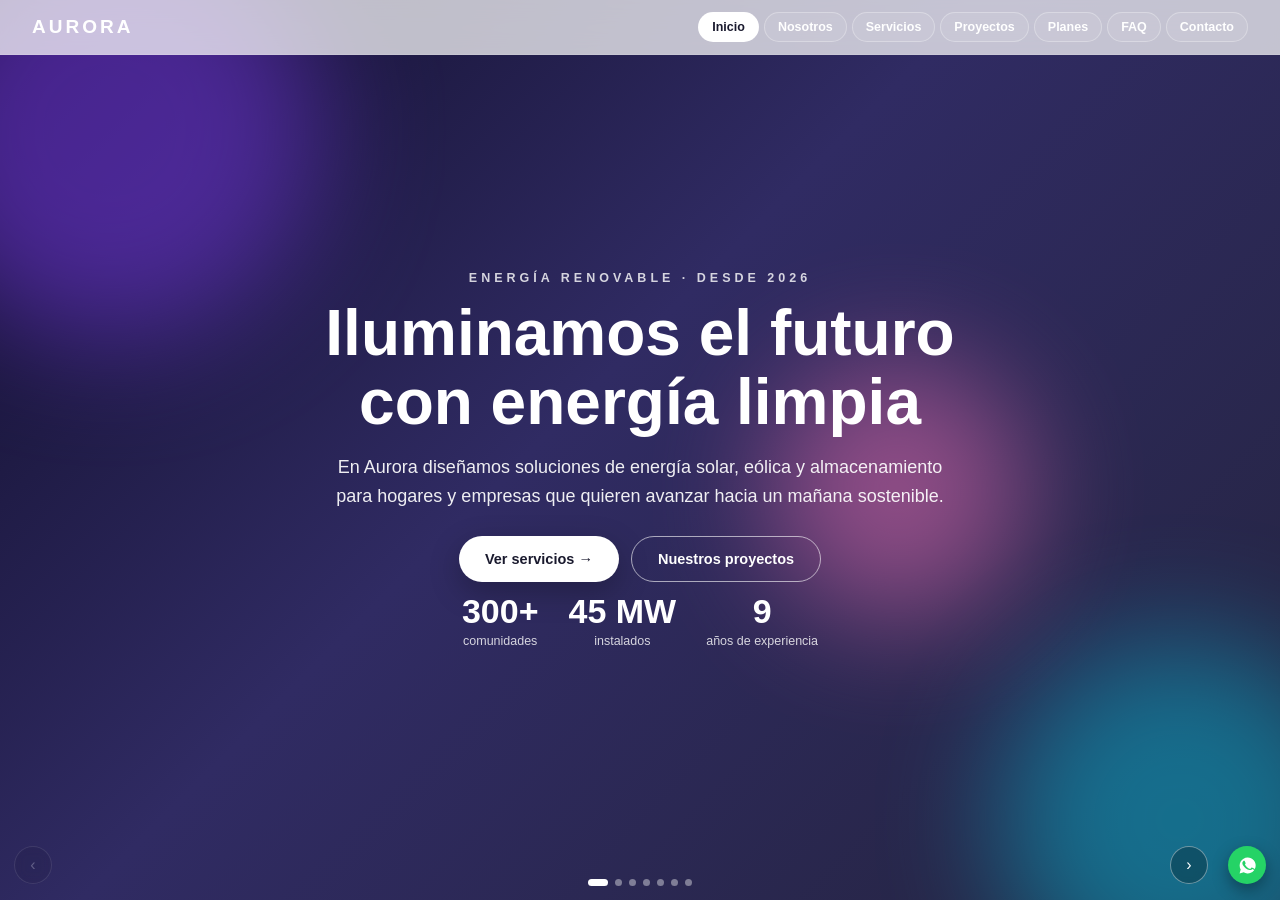
<file: index.html>
<!DOCTYPE html>
<html lang="es">
<head>
<meta charset="UTF-8">
<title>Aurora — Energía que inspira</title>
<meta name="viewport" content="width=device-width, initial-scale=1, viewport-fit=cover">
<link rel="stylesheet" href="styles.css">
</head>
<body>
<nav>
  <div class="logo">AURORA</div>
  <div class="nav-btns">
    <button data-target="0" class="active">Inicio</button>
    <button data-target="1">Nosotros</button>
    <button data-target="2">Servicios</button>
    <button data-target="3">Proyectos</button>
    <button data-target="4">Planes</button>
    <button data-target="5">FAQ</button>
    <button data-target="6">Contacto</button>
  </div>
</nav>

<main id="viewport">

  <section class="screen screen-0 active" id="s0">
    <div class="blob"></div><div class="blob"></div><div class="blob"></div>
    <div class="content">
      <div class="eyebrow">Energía renovable · desde 2026</div>
      <h1>Iluminamos el futuro<br>con energía limpia</h1>
      <p class="lead">En Aurora diseñamos soluciones de energía solar, eólica y almacenamiento para hogares y empresas que quieren avanzar hacia un mañana sostenible.</p>
      <div class="btn-row">
        <button class="cta" data-target="2">Ver servicios →</button>
        <button class="cta ghost" data-target="3">Nuestros proyectos</button>
      </div>
      <div class="stats">
        <div><b>300+</b><span>comunidades</span></div>
        <div><b>45 MW</b><span>instalados</span></div>
        <div><b>9</b><span>años de experiencia</span></div>
      </div>
    </div>
    <div class="dots"></div>
  </section>

  <section class="screen screen-1" id="s1">
    <div class="blob"></div><div class="blob"></div>
    <div class="content about-grid">
      <div>
        <div class="eyebrow">Sobre nosotros</div>
        <h2>Una idea simple:<br>energía que respeta el planeta</h2>
        <p class="lead">Nacimos de un equipo de ingenieros e ingenieras convencidos de que la transición energética debía ser accesible, bonita y fácil de entender. Hoy acompañamos a comunidades y empresas en su camino hacia la independencia energética, desde el diseño del proyecto hasta su mantenimiento.</p>
        <div class="btn-row">
          <button class="cta ghost" data-target="2">Qué hacemos →</button>
          <button class="cta ghost" data-target="6">Habla con nosotros</button>
        </div>
      </div>
      <div>
        <svg viewBox="0 0 200 200" width="100%" style="max-width:300px;margin:0 auto;display:block;">
          <circle cx="100" cy="100" r="70" fill="none" stroke="#fff" stroke-opacity="0.35" stroke-width="2"/>
          <circle cx="100" cy="100" r="46" fill="#fff" fill-opacity="0.12"/>
          <path d="M100 40 L108 92 L160 100 L108 108 L100 160 L92 108 L40 100 L92 92 Z" fill="#fff" fill-opacity="0.8"/>
        </svg>
      </div>
    </div>
    <div class="dots"></div>
  </section>

  <section class="screen screen-2" id="s2">
    <div class="blob"></div>
    <div class="content">
      <div class="eyebrow">Qué ofrecemos</div>
      <h2>Soluciones para cada necesidad</h2>
      <div class="cards">
        <div class="card">
          <svg viewBox="0 0 24 24" fill="none" stroke="#fff" stroke-width="1.6"><circle cx="12" cy="12" r="4"/><path d="M12 2v3M12 19v3M4.2 4.2l2.1 2.1M17.7 17.7l2.1 2.1M2 12h3M19 12h3M4.2 19.8l2.1-2.1M17.7 6.3l2.1-2.1"/></svg>
          <h3>Energía Solar</h3>
          <p>Paneles de alto rendimiento para tejados residenciales e industriales.</p>
          <button class="more-btn" onclick="this.closest('.card').classList.toggle('open')">Ver detalle</button>
          <div class="acc-body">Estudio de sombras incluido, monitorización desde el móvil y garantía de producción de 25 años. Amortización media: 6-8 años.</div>
        </div>
        <div class="card">
          <svg viewBox="0 0 24 24" fill="none" stroke="#fff" stroke-width="1.6"><path d="M3 10h9a3 3 0 1 0-2.6-4.5"/><path d="M3 14h13a3 3 0 1 1-2.6 4.5"/></svg>
          <h3>Energía Eólica</h3>
          <p>Microturbinas silenciosas para entornos urbanos y rurales.</p>
          <button class="more-btn" onclick="this.closest('.card').classList.toggle('open')">Ver detalle</button>
          <div class="acc-body">Funcionan con vientos desde 3 m/s, nivel de ruido inferior a 45 dB y mantenimiento anual incluido el primer año.</div>
        </div>
        <div class="card">
          <svg viewBox="0 0 24 24" fill="none" stroke="#fff" stroke-width="1.6"><rect x="3" y="7" width="16" height="10" rx="2"/><rect x="21" y="10" width="2" height="4"/><rect x="6" y="9.5" width="7" height="5" fill="#fff" stroke="none"/></svg>
          <h3>Almacenamiento</h3>
          <p>Baterías inteligentes que guardan tu energía sobrante.</p>
          <button class="more-btn" onclick="this.closest('.card').classList.toggle('open')">Ver detalle</button>
          <div class="acc-body">Capacidades de 5 a 30 kWh, gestión automática por app y compatibilidad con cualquier instalación solar existente.</div>
        </div>
      </div>
      <button class="cta" data-target="6">Pide presupuesto →</button>
    </div>
    <div class="dots"></div>
  </section>

  <section class="screen screen-3" id="s3">
    <div class="blob"></div><div class="blob"></div>
    <div class="content">
      <div class="eyebrow">Casos de éxito</div>
      <h2>Proyectos que ya brillan</h2>
      <div class="proj-list">
        <div class="acc-item">
          <div class="acc-header" onclick="this.closest('.acc-item').classList.toggle('open')">
            <h4>Comunidad Solar Vega Verde</h4>
            <span class="tag">Residencial</span>
            <svg class="chevron" width="16" height="16" viewBox="0 0 24 24" fill="none" stroke="#fff" stroke-width="2"><path d="M6 9l6 6 6-6"/></svg>
          </div>
          <div class="acc-body">120 viviendas unidas en una instalación solar comunitaria de 400 kW. Reducción media del 70% en la factura eléctrica de cada hogar.</div>
        </div>
        <div class="acc-item">
          <div class="acc-header" onclick="this.closest('.acc-item').classList.toggle('open')">
            <h4>Parque Eólico Sierra Alta</h4>
            <span class="tag">Industrial</span>
            <svg class="chevron" width="16" height="16" viewBox="0 0 24 24" fill="none" stroke="#fff" stroke-width="2"><path d="M6 9l6 6 6-6"/></svg>
          </div>
          <div class="acc-body">8 microturbinas que abastecen una planta logística, evitando la emisión de 310 toneladas de CO₂ al año.</div>
        </div>
        <div class="acc-item">
          <div class="acc-header" onclick="this.closest('.acc-item').classList.toggle('open')">
            <h4>Almacén Inteligente NorTech</h4>
            <span class="tag">Empresas</span>
            <svg class="chevron" width="16" height="16" viewBox="0 0 24 24" fill="none" stroke="#fff" stroke-width="2"><path d="M6 9l6 6 6-6"/></svg>
          </div>
          <div class="acc-body">Sistema de baterías de 120 kWh que permite operar fuera de horas punta, ahorrando un 35% en costes energéticos.</div>
        </div>
      </div>
      <button class="cta" data-target="6">Quiero un proyecto así →</button>
    </div>
    <div class="dots"></div>
  </section>

  <section class="screen screen-4" id="s4">
    <div class="blob"></div>
    <div class="content">
      <div class="eyebrow">Planes</div>
      <h2>Elige tu ritmo de ahorro</h2>
      <div class="bill-toggle">
        <button data-mode="monthly" class="active" onclick="setBilling('monthly')">Mensual</button>
        <button data-mode="annual" onclick="setBilling('annual')">Anual (-20%)</button>
      </div>
      <div class="plans">
        <div class="plan">
          <h3>Hogar</h3>
          <span class="price" data-monthly="29€/mes" data-annual="23€/mes">29€/mes</span>
          <ul><li>✓ Instalación solar básica</li><li>✓ App de monitorización</li><li>✓ Soporte por email</li></ul>
          <button class="cta ghost" data-target="6">Elegir plan</button>
        </div>
        <div class="plan featured">
          <h3>Negocio</h3>
          <span class="price" data-monthly="79€/mes" data-annual="63€/mes">79€/mes</span>
          <ul><li>✓ Solar + almacenamiento</li><li>✓ Mantenimiento incluido</li><li>✓ Soporte prioritario</li></ul>
          <button class="cta" data-target="6">Elegir plan</button>
        </div>
        <div class="plan">
          <h3>Empresas</h3>
          <span class="price" data-monthly="A medida" data-annual="A medida">A medida</span>
          <ul><li>✓ Proyecto a medida</li><li>✓ Gestor dedicado</li><li>✓ Informe de sostenibilidad</li></ul>
          <button class="cta ghost" data-target="6">Hablar con ventas</button>
        </div>
      </div>
    </div>
    <div class="dots"></div>
  </section>

  <section class="screen screen-5" id="s5">
    <div class="blob"></div>
    <div class="content">
      <div class="eyebrow">Dudas frecuentes</div>
      <h2>Preguntas frecuentes</h2>
      <div class="faq-list">
        <div class="acc-item"><div class="acc-header" onclick="this.closest('.acc-item').classList.toggle('open')"><h4>¿Cuánto tarda una instalación solar?</h4><svg class="chevron" width="16" height="16" viewBox="0 0 24 24" fill="none" stroke="#fff" stroke-width="2"><path d="M6 9l6 6 6-6"/></svg></div><div class="acc-body">Entre 2 y 4 semanas desde la firma del proyecto, incluyendo permisos y puesta en marcha.</div></div>
        <div class="acc-item"><div class="acc-header" onclick="this.closest('.acc-item').classList.toggle('open')"><h4>¿Necesito batería si ya tengo paneles?</h4><svg class="chevron" width="16" height="16" viewBox="0 0 24 24" fill="none" stroke="#fff" stroke-width="2"><path d="M6 9l6 6 6-6"/></svg></div><div class="acc-body">No es obligatorio, pero te permite aprovechar hasta un 40% más de la energía que generas.</div></div>
        <div class="acc-item"><div class="acc-header" onclick="this.closest('.acc-item').classList.toggle('open')"><h4>¿Qué garantía tienen los equipos?</h4><svg class="chevron" width="16" height="16" viewBox="0 0 24 24" fill="none" stroke="#fff" stroke-width="2"><path d="M6 9l6 6 6-6"/></svg></div><div class="acc-body">25 años en paneles solares, 10 años en baterías y 5 años en inversores, con soporte técnico incluido.</div></div>
        <div class="acc-item"><div class="acc-header" onclick="this.closest('.acc-item').classList.toggle('open')"><h4>¿Trabajáis fuera de España?</h4><svg class="chevron" width="16" height="16" viewBox="0 0 24 24" fill="none" stroke="#fff" stroke-width="2"><path d="M6 9l6 6 6-6"/></svg></div><div class="acc-body">Por ahora operamos en todo el territorio nacional, con planes de expansión a Portugal en 2027.</div></div>
      </div>
      <div class="btn-row" style="margin-top:22px;"><button class="cta" data-target="6">¿Más preguntas? Contáctanos →</button></div>
    </div>
    <div class="dots"></div>
  </section>

  <section class="screen screen-6" id="s6">
    <div class="blob"></div><div class="blob"></div>
    <div class="content">
      <div class="eyebrow">Contacto</div>
      <h2>Cuéntanos tu proyecto</h2>
      <p class="lead">Escríbenos y te responderemos en menos de 48 horas. Puedes contactar directamente o usar el formulario.</p>
      <div class="quick-contact">
        <a href="https://wa.me/34642886698?text=Hola%20Aurora%2C%20me%20gustar%C3%ADa%20m%C3%A1s%20informaci%C3%B3n." target="_blank" rel="noopener"><svg viewBox="0 0 24 24" fill="currentColor"><path d="M12 2a10 10 0 00-8.6 15L2 22l5.2-1.4A10 10 0 1012 2zm5.8 14.3c-.3.7-1.4 1.3-2 1.4-.5.1-1.2.2-3.7-.8-3.1-1.2-5.1-4.4-5.3-4.6-.1-.2-1.3-1.7-1.3-3.2 0-1.5.8-2.3 1.1-2.6.3-.3.6-.4.8-.4h.6c.2 0 .4 0 .6.5.3.6.9 2.1 1 2.2.1.2.1.4 0 .6-.2.4-.3.5-.5.8-.2.2-.4.5-.1.9.3.5 1.2 1.9 2.5 3 1.7 1.5 3 1.9 3.5 2.1.4.2.6.1.8-.1.2-.3.9-1 1.1-1.4.2-.3.5-.3.8-.2.3.1 2 1 2.4 1.2.4.2.6.3.7.4.1.3.1.8-.2 1.5z"/></svg>WhatsApp</a>
        <a href="mailto:jacobamadorhg@gmail.com?subject=Consulta%20desde%20la%20web%20Aurora"><svg viewBox="0 0 24 24" fill="none" stroke="currentColor" stroke-width="1.8"><rect x="3" y="5" width="18" height="14" rx="2"/><path d="M3 7l9 6 9-6"/></svg>jacobamadorhg@gmail.com</a>
        <a href="tel:+34642886698"><svg viewBox="0 0 24 24" fill="none" stroke="currentColor" stroke-width="1.8"><path d="M22 16.9v3a2 2 0 01-2.2 2 19.8 19.8 0 01-8.6-3.1 19.5 19.5 0 01-6-6A19.8 19.8 0 012.1 4.2 2 2 0 014.1 2h3a2 2 0 012 1.7c.1.9.3 1.8.6 2.7a2 2 0 01-.4 2.1L8 9.9a16 16 0 006 6l1.4-1.3a2 2 0 012.1-.4c.9.3 1.8.5 2.7.6a2 2 0 011.7 2z"/></svg>+34 642 88 66 98</a>
      </div>
      <div class="form">
        <input type="text" id="cName" placeholder="Tu nombre" required>
        <input type="email" id="cEmail" placeholder="Tu correo electrónico">
        <textarea id="cMsg" placeholder="Cuéntanos qué necesitas..." required></textarea>
        <div class="btn-row">
          <button type="button" class="cta wa" onclick="sendWhatsApp()">Enviar por WhatsApp</button>
          <button type="button" class="cta ghost" onclick="sendEmail()">Enviar por Email</button>
        </div>
      </div>
      <p class="hint">Al pulsar, se abrirá tu app de WhatsApp o tu correo con el mensaje ya redactado y dirigido a Aurora.</p>
    </div>
    <div class="dots"></div>
  </section>

</main>

<button id="prevArrow" class="nav-arrow" aria-label="Anterior">‹</button>
<button id="nextArrow" class="nav-arrow" aria-label="Siguiente">›</button>
<a class="fab-wa" href="https://wa.me/34642886698?text=Hola%20Aurora%2C%20tengo%20una%20consulta." target="_blank" rel="noopener" aria-label="WhatsApp">
  <svg viewBox="0 0 24 24"><path d="M12 2a10 10 0 00-8.6 15L2 22l5.2-1.4A10 10 0 1012 2zm5.8 14.3c-.3.7-1.4 1.3-2 1.4-.5.1-1.2.2-3.7-.8-3.1-1.2-5.1-4.4-5.3-4.6-.1-.2-1.3-1.7-1.3-3.2 0-1.5.8-2.3 1.1-2.6.3-.3.6-.4.8-.4h.6c.2 0 .4 0 .6.5.3.6.9 2.1 1 2.2.1.2.1.4 0 .6-.2.4-.3.5-.5.8-.2.2-.4.5-.1.9.3.5 1.2 1.9 2.5 3 1.7 1.5 3 1.9 3.5 2.1.4.2.6.1.8-.1.2-.3.9-1 1.1-1.4.2-.3.5-.3.8-.2.3.1 2 1 2.4 1.2.4.2.6.3.7.4.1.3.1.8-.2 1.5z"/></svg>
</a>

<script>
  const screens = Array.from(document.querySelectorAll('.screen'));
  const navBtns = document.querySelectorAll('.nav-btns button');
  const dotsContainers = document.querySelectorAll('.dots');
  let current = 0;

  // build dot indicators for every screen
  dotsContainers.forEach(container => {
    screens.forEach((s,i) => {
      const dot = document.createElement('span');
      dot.dataset.target = i;
      if(i===0) dot.classList.add('active');
      dot.addEventListener('click', () => goTo(i));
      container.appendChild(dot);
    });
  });

  function syncIndicators(target){
    navBtns.forEach(b => b.classList.toggle('active', +b.dataset.target === target));
    document.querySelectorAll('.dots span').forEach(d => d.classList.toggle('active', +d.dataset.target === target));
    document.getElementById('prevArrow').disabled = target === 0;
    document.getElementById('nextArrow').disabled = target === screens.length - 1;
  }

  function goTo(target){
    if(target === current || target < 0 || target > screens.length-1) return;
    const dir = target > current ? 1 : -1;
    const curEl = screens[current], tgtEl = screens[target];
    tgtEl.style.transition = 'none';
    tgtEl.style.transform = `translateX(${dir*100}%)`;
    tgtEl.style.opacity = '0';
    tgtEl.classList.add('active');
    tgtEl.style.zIndex = 2; curEl.style.zIndex = 1;
    tgtEl.offsetHeight;
    tgtEl.style.transition = '';
    requestAnimationFrame(() => {
      curEl.style.transform = `translateX(${-dir*100}%)`; curEl.style.opacity = '0';
      tgtEl.style.transform = 'translateX(0)'; tgtEl.style.opacity = '1';
    });
    setTimeout(() => curEl.classList.remove('active'), 650);
    current = target;
    syncIndicators(target);
  }

  document.querySelectorAll('[data-target]').forEach(el => {
    if(el.tagName === 'SPAN') return; // dots handled above
    el.addEventListener('click', () => goTo(+el.dataset.target));
  });

  document.getElementById('prevArrow').addEventListener('click', () => goTo(current-1));
  document.getElementById('nextArrow').addEventListener('click', () => goTo(current+1));
  document.addEventListener('keydown', (e) => {
    if(e.key === 'ArrowRight') goTo(Math.min(current+1, screens.length-1));
    if(e.key === 'ArrowLeft') goTo(Math.max(current-1, 0));
  });
  syncIndicators(0);

  function setBilling(mode){
    document.querySelectorAll('.price').forEach(el => { el.textContent = el.dataset[mode]; });
    document.querySelectorAll('.bill-toggle button').forEach(b => b.classList.toggle('active', b.dataset.mode === mode));
  }

  function sendWhatsApp(){
    const n = document.getElementById('cName').value.trim();
    const m = document.getElementById('cMsg').value.trim();
    if(!n || !m){ alert('Por favor, escribe tu nombre y tu mensaje.'); return; }
    const text = `Hola, soy ${n}. ${m}`;
    window.open(`https://wa.me/34642886698?text=${encodeURIComponent(text)}`, '_blank');
  }
  function sendEmail(){
    const n = document.getElementById('cName').value.trim();
    const em = document.getElementById('cEmail').value.trim();
    const m = document.getElementById('cMsg').value.trim();
    if(!n || !m){ alert('Por favor, escribe tu nombre y tu mensaje.'); return; }
    const body = `Nombre: ${n}\nEmail: ${em}\n\n${m}`;
    window.location.href = `mailto:jacobamadorhg@gmail.com?subject=${encodeURIComponent('Consulta desde la web Aurora')}&body=${encodeURIComponent(body)}`;
  }
</script>
</body>
</html>
</file>
<file: styles.css>
:root{
    --nav-bg:rgba(255,255,255,0.72);
    --card-bg:rgba(255,255,255,0.14);
    --card-border:rgba(255,255,255,0.28);
    --dot:rgba(255,255,255,0.4);
    --dot-active:#ffffff;
    color-scheme: light;
    box-sizing:border-box;
    padding-top:env(safe-area-inset-top,0px);
    padding-bottom:env(safe-area-inset-bottom,0px);
  }
  @media (prefers-color-scheme: dark){
    :root:not([data-theme="light"]){ --nav-bg:rgba(18,18,28,0.68); color-scheme: dark; }
  }
  :root[data-theme="dark"]{ --nav-bg:rgba(18,18,28,0.68); color-scheme: dark; }
  *{margin:0;padding:0;box-sizing:border-box;}
  html{height:100%; scroll-padding-top:env(safe-area-inset-top,0px);}
  html,body{height:100%;overflow:hidden;font-family:-apple-system,BlinkMacSystemFont,"Segoe UI",Roboto,sans-serif;}
  body{position:relative;background:#120f1e;}
  body::before{content:"";position:fixed;inset:0 0 auto;height:env(safe-area-inset-top,0px);z-index:101;background:var(--nav-bg);backdrop-filter:blur(14px);}

  nav{position:fixed;top:0;left:0;right:0;z-index:100;display:flex;align-items:center;justify-content:space-between;flex-wrap:wrap;gap:10px;
    padding:calc(12px + env(safe-area-inset-top,0px)) clamp(14px,4vw,32px) 12px;background:var(--nav-bg);backdrop-filter:blur(14px);
    border-bottom:1px solid rgba(255,255,255,0.1);}
  .logo{font-weight:800;letter-spacing:3px;font-size:clamp(15px,2.2vw,19px);color:#fff;}
  .nav-btns{display:flex;gap:5px;flex-wrap:wrap;justify-content:flex-end;}
  .nav-btns button{border:1px solid rgba(255,255,255,0.3);background:rgba(255,255,255,0.08);color:#fff;padding:7px 13px;border-radius:999px;font-size:12.5px;font-weight:600;cursor:pointer;transition:all .25s ease;}
  .nav-btns button:hover{background:rgba(255,255,255,0.22);transform:translateY(-1px);}
  .nav-btns button.active{background:#fff;color:#1a1a2e;}

  #viewport{position:relative;width:100%;height:100%;}
  .screen{position:absolute;inset:0;width:100%;height:100%;display:flex;align-items:center;justify-content:center;
    padding:calc(90px + env(safe-area-inset-top,0px)) clamp(18px,6vw,60px) calc(70px + env(safe-area-inset-bottom,0px));
    transition:transform .65s cubic-bezier(.65,0,.35,1), opacity .65s ease;overflow-y:auto;}
  .screen:not(.active){transform:translateX(100%);opacity:0;pointer-events:none;}
  .screen.active{transform:translateX(0);opacity:1;z-index:2;}

  .content{position:relative;z-index:2;max-width:1000px;width:100%;color:#fff;text-align:center;margin:0 auto;}
  .eyebrow{font-size:12.5px;letter-spacing:4px;font-weight:700;opacity:.8;text-transform:uppercase;margin-bottom:14px;}
  h1{font-size:clamp(32px,6.5vw,64px);font-weight:800;line-height:1.08;margin-bottom:16px;}
  h2{font-size:clamp(24px,4vw,38px);font-weight:800;margin-bottom:14px;}
  p.lead{font-size:clamp(14px,1.6vw,18px);opacity:.92;line-height:1.6;max-width:640px;margin:0 auto 26px;}
  .btn-row{display:flex;gap:12px;flex-wrap:wrap;justify-content:center;}
  .cta{display:inline-flex;align-items:center;gap:8px;background:#fff;color:#1a1a2e;border:none;padding:14px 26px;border-radius:999px;font-size:14.5px;font-weight:700;cursor:pointer;transition:transform .25s ease, box-shadow .25s ease;box-shadow:0 10px 30px rgba(0,0,0,.25);font-family:inherit;}
  .cta:hover{transform:translateY(-3px) scale(1.03);box-shadow:0 14px 36px rgba(0,0,0,.35);}
  .cta.ghost{background:transparent;color:#fff;border:1.5px solid rgba(255,255,255,.6);box-shadow:none;}
  .cta.ghost:hover{background:rgba(255,255,255,.12);}
  .cta.wa{background:#25D366;color:#0b1a12;}

  .blob{position:absolute;border-radius:50%;filter:blur(60px);opacity:.5;z-index:0;animation:float 9s ease-in-out infinite;}
  @keyframes float{0%,100%{transform:translateY(0) translateX(0);}50%{transform:translateY(-25px) translateX(15px);}}

  .screen-0{background:linear-gradient(135deg,#0f0c29,#302b63 45%,#24243e);}
  .screen-0 .blob:nth-child(1){width:420px;height:420px;background:#7c3aed;top:-80px;left:-100px;}
  .screen-0 .blob:nth-child(2){width:360px;height:360px;background:#06b6d4;bottom:-100px;right:-80px;animation-delay:2s;}
  .screen-0 .blob:nth-child(3){width:260px;height:260px;background:#f472b6;top:40%;left:60%;animation-delay:4s;}
  .stats{display:flex;gap:30px;justify-content:center;flex-wrap:wrap;margin-top:10px;}
  .stats div{text-align:center;}
  .stats b{display:block;font-size:clamp(24px,3vw,34px);}
  .stats span{font-size:12.5px;opacity:.8;}

  .screen-1{background:linear-gradient(135deg,#0c2d48,#145369 55%,#0c2d48);}
  .screen-1 .blob:nth-child(1){width:380px;height:380px;background:#22d3ee;top:-100px;right:-80px;}
  .screen-1 .blob:nth-child(2){width:300px;height:300px;background:#14b8a6;bottom:-80px;left:-60px;animation-delay:3s;}
  .about-grid{display:grid;grid-template-columns:1.1fr 0.9fr;gap:36px;align-items:center;text-align:left;}
  .about-grid p.lead{margin:0 0 18px;}
  @media (max-width:760px){.about-grid{grid-template-columns:1fr;text-align:center;}.about-grid p.lead{margin:0 auto 18px;}.stats{margin-top:18px;}}

  .screen-2{background:linear-gradient(135deg,#052e24,#0a6c54 55%,#052e24);}
  .screen-2 .blob:nth-child(1){width:340px;height:340px;background:#34d399;top:-90px;left:30%;}
  .cards{display:flex;gap:18px;flex-wrap:wrap;justify-content:center;margin-bottom:26px;}
  .card{background:var(--card-bg);border:1px solid var(--card-border);border-radius:20px;padding:22px 20px;width:230px;backdrop-filter:blur(8px);transition:transform .25s ease, background .25s ease;text-align:left;}
  .card:hover{transform:translateY(-6px);background:rgba(255,255,255,0.22);}
  .card svg{width:38px;height:38px;margin-bottom:12px;}
  .card h3{font-size:16.5px;margin-bottom:8px;}
  .card p{font-size:13px;opacity:.85;line-height:1.5;margin-bottom:10px;}
  .more-btn{background:none;border:none;color:#fff;font-size:12.5px;font-weight:700;cursor:pointer;opacity:.85;padding:0;text-decoration:underline;font-family:inherit;}
  .acc-body{max-height:0;overflow:hidden;transition:max-height .35s ease;font-size:12.5px;opacity:.85;line-height:1.5;}
  .card.open .acc-body{max-height:160px;margin-top:8px;}

  .screen-3{background:linear-gradient(135deg,#1e1b4b,#4c1d95 55%,#1e1b4b);}
  .screen-3 .blob:nth-child(1){width:360px;height:360px;background:#a78bfa;top:-90px;right:-60px;}
  .screen-3 .blob:nth-child(2){width:280px;height:280px;background:#f472b6;bottom:-70px;left:-50px;animation-delay:3.5s;}
  .proj-list{display:flex;flex-direction:column;gap:12px;max-width:720px;margin:0 auto 22px;text-align:left;}
  .acc-item{background:var(--card-bg);border:1px solid var(--card-border);border-radius:16px;padding:16px 20px;backdrop-filter:blur(8px);}
  .acc-header{display:flex;justify-content:space-between;align-items:center;cursor:pointer;gap:12px;}
  .acc-header h4{font-size:15px;}
  .acc-header span.tag{font-size:11.5px;opacity:.75;font-weight:600;}
  .acc-header .chevron{transition:transform .3s ease;flex-shrink:0;}
  .acc-item.open .chevron{transform:rotate(180deg);}
  .acc-item.open .acc-body{max-height:200px;margin-top:10px;}

  .screen-4{background:linear-gradient(135deg,#1a2e1a,#2d5a3d 55%,#1a2e1a);}
  .screen-4 .blob:nth-child(1){width:360px;height:360px;background:#4ade80;bottom:-100px;right:-60px;}
  .bill-toggle{display:inline-flex;gap:4px;background:rgba(255,255,255,.12);padding:4px;border-radius:999px;margin-bottom:26px;}
  .bill-toggle button{border:none;background:none;color:#fff;padding:8px 18px;border-radius:999px;font-size:13px;font-weight:700;cursor:pointer;opacity:.75;font-family:inherit;}
  .bill-toggle button.active{background:#fff;color:#1a1a2e;opacity:1;}
  .plans{display:flex;gap:16px;flex-wrap:wrap;justify-content:center;}
  .plan{background:var(--card-bg);border:1px solid var(--card-border);border-radius:20px;padding:24px 20px;width:220px;backdrop-filter:blur(8px);text-align:left;}
  .plan.featured{border-color:#fff;background:rgba(255,255,255,0.22);transform:scale(1.03);}
  .plan h3{font-size:15px;margin-bottom:6px;}
  .price{font-size:26px;font-weight:800;display:block;margin-bottom:10px;}
  .plan ul{list-style:none;font-size:12.5px;opacity:.9;line-height:2;margin-bottom:16px;}
  .plan .cta{width:100%;justify-content:center;padding:10px;font-size:13px;}

  .screen-5{background:linear-gradient(135deg,#2d1b1b,#5a2d2d 55%,#2d1b1b);}
  .screen-5 .blob:nth-child(1){width:340px;height:340px;background:#fb7185;top:-80px;left:20%;}
  .faq-list{display:flex;flex-direction:column;gap:10px;max-width:680px;margin:0 auto;text-align:left;}

  .screen-6{background:linear-gradient(135deg,#4a1942,#8a3b5a 50%,#c2673b);}
  .screen-6 .blob:nth-child(1){width:380px;height:380px;background:#fb923c;bottom:-100px;right:-60px;}
  .screen-6 .blob:nth-child(2){width:260px;height:260px;background:#ec4899;top:-60px;left:-40px;animation-delay:2.5s;}
  .quick-contact{display:flex;gap:10px;justify-content:center;flex-wrap:wrap;margin-bottom:26px;}
  .quick-contact a{display:inline-flex;align-items:center;gap:7px;border:1px solid rgba(255,255,255,.4);padding:10px 16px;border-radius:999px;color:#fff;text-decoration:none;font-size:13px;font-weight:600;transition:background .25s ease;}
  .quick-contact a:hover{background:rgba(255,255,255,.18);}
  .quick-contact svg{width:16px;height:16px;}
  .form{max-width:440px;margin:0 auto;text-align:left;display:flex;flex-direction:column;gap:12px;}
  .form input,.form textarea{width:100%;border-radius:12px;border:1px solid rgba(255,255,255,.35);background:rgba(255,255,255,.1);color:#fff;padding:12px 14px;font-size:14px;font-family:inherit;}
  .form input::placeholder,.form textarea::placeholder{color:rgba(255,255,255,.7);}
  .form textarea{resize:none;height:72px;}
  .form .btn-row{margin-top:4px;}
  .hint{font-size:11.5px;opacity:.75;text-align:center;margin-top:10px;}

  .dots{position:absolute;bottom:calc(14px + env(safe-area-inset-bottom,0px));left:0;right:0;display:flex;justify-content:center;gap:7px;z-index:3;}
  .dots span{width:7px;height:7px;border-radius:50%;background:var(--dot);transition:all .3s ease;cursor:pointer;}
  .dots span.active{background:var(--dot-active);width:20px;border-radius:5px;}

  .nav-arrow{position:fixed;bottom:calc(16px + env(safe-area-inset-bottom,0px));z-index:50;width:38px;height:38px;border-radius:50%;border:1px solid rgba(255,255,255,.4);background:rgba(0,0,0,.25);backdrop-filter:blur(6px);color:#fff;font-size:16px;cursor:pointer;display:flex;align-items:center;justify-content:center;transition:background .25s ease, opacity .25s ease;}
  .nav-arrow:hover{background:rgba(255,255,255,.25);}
  .nav-arrow:disabled{opacity:.25;cursor:default;}
  #prevArrow{left:14px;}
  #nextArrow{right:72px;}

  .fab-wa{position:fixed;bottom:calc(16px + env(safe-area-inset-bottom,0px));right:14px;z-index:50;width:38px;height:38px;border-radius:50%;background:#25D366;display:flex;align-items:center;justify-content:center;box-shadow:0 6px 16px rgba(0,0,0,.35);text-decoration:none;}
  .fab-wa svg{width:19px;height:19px;fill:#fff;}

  @media (max-width:560px){ .nav-btns button{padding:6px 10px;font-size:11.5px;} .logo{font-size:14px;} #nextArrow{right:60px;} }
</file>
